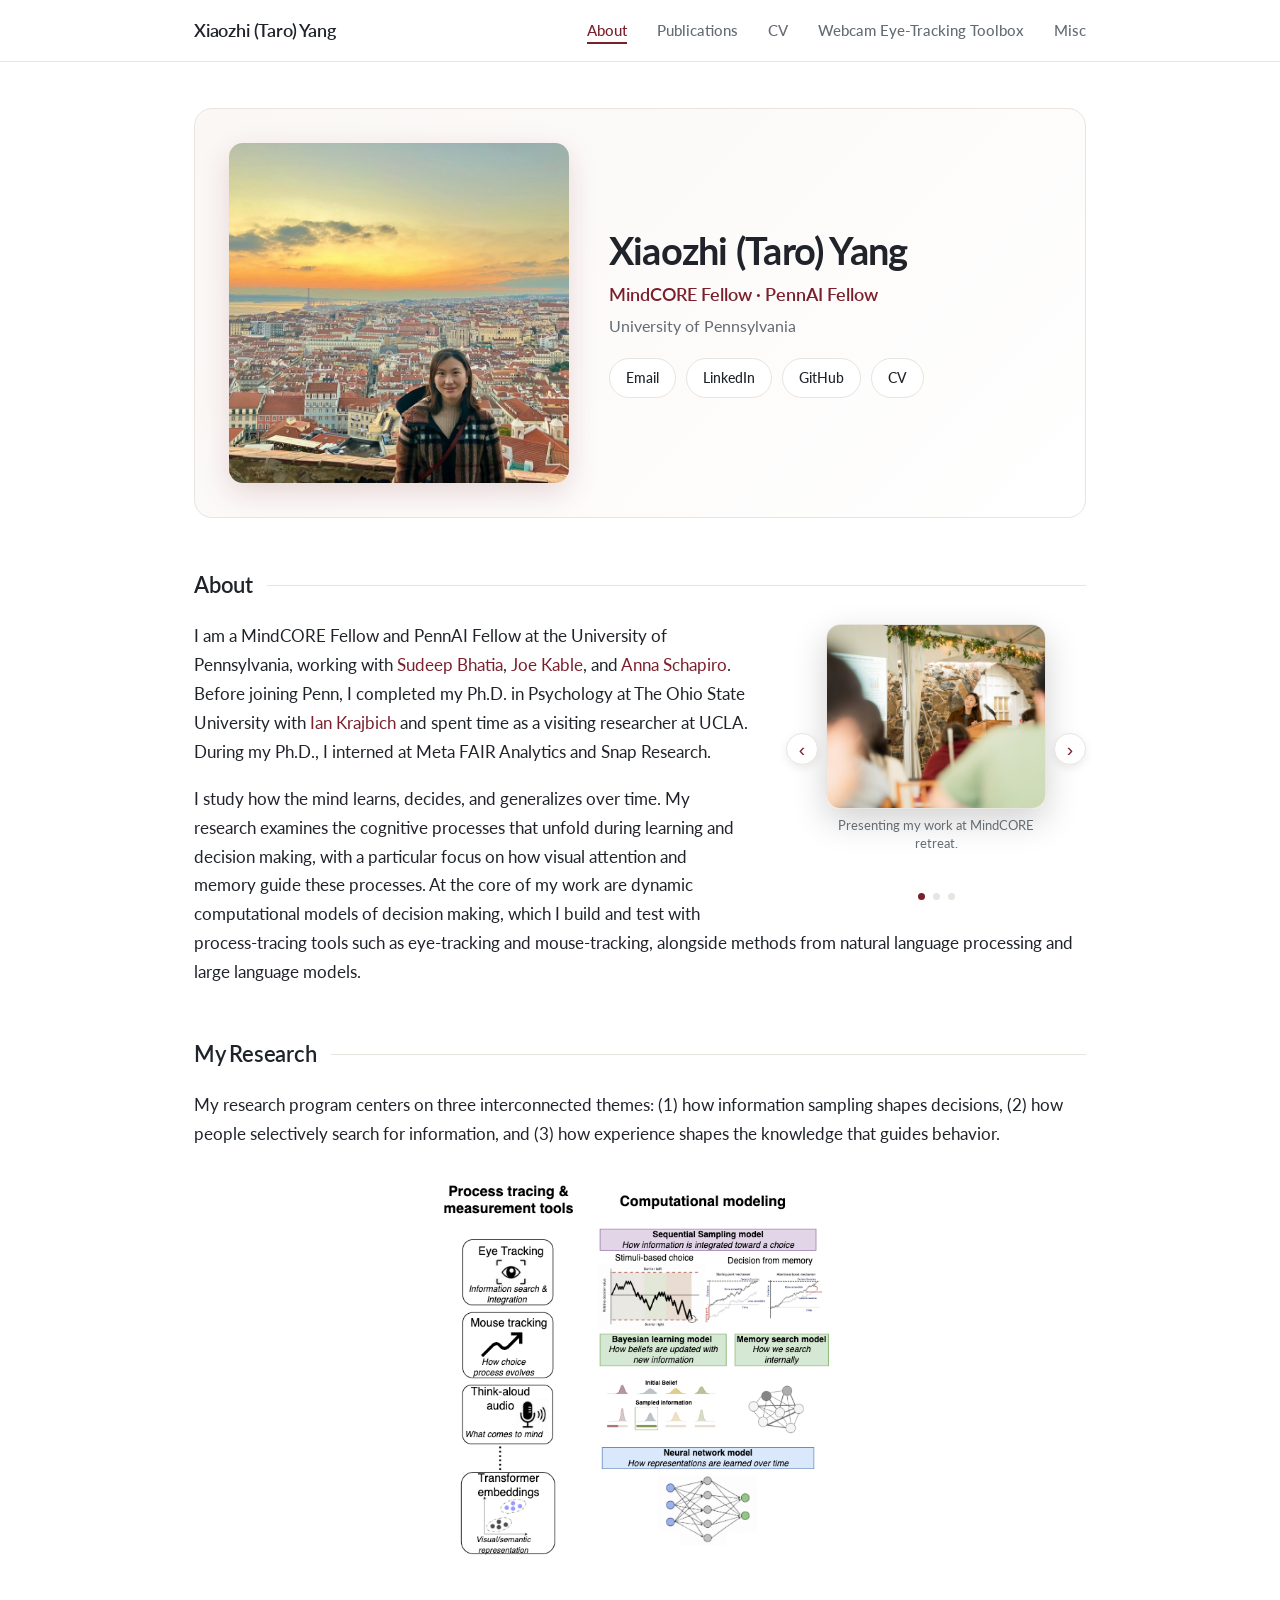
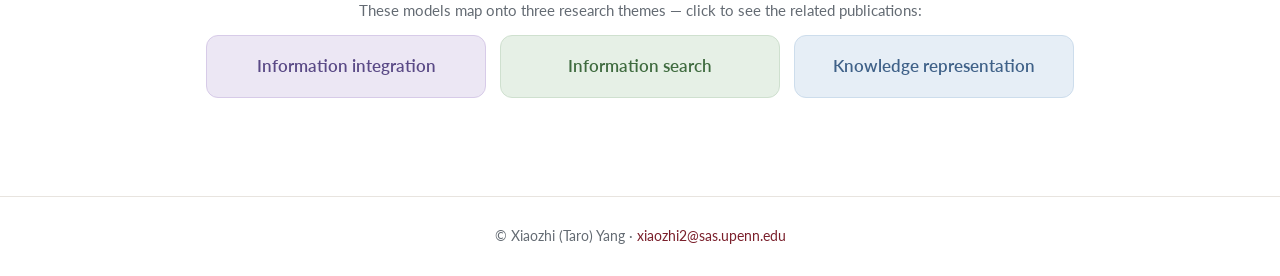
<file: index.html>
<!DOCTYPE html>
<html lang="en">
<head>
  <meta charset="UTF-8">
  <meta name="viewport" content="width=device-width, initial-scale=1.0">
  <meta name="google-site-verification" content="WmzAeS_1Eh-zWNe00OGtVOiaU6FFcWKu2dzI7rcczgk" />
  <meta name="description" content="Xiaozhi (Taro) Yang — MindCORE postdoctoral fellow at the University of Pennsylvania. Research on judgment and decision making and cognitive computational modeling.">
  <title>Xiaozhi (Taro) Yang</title>
  <link rel="canonical" href="https://xiaozhi2.github.io/">
  <link rel="icon" href="images/favicon.png">
  <link rel="stylesheet" href="assets/css/site.css">
  <!-- Google Analytics (GA4) -->
  <script async src="https://www.googletagmanager.com/gtag/js?id=G-GN7K3XEPLT"></script>
  <script>
    window.dataLayer = window.dataLayer || [];
    function gtag(){dataLayer.push(arguments);}
    gtag('js', new Date());
    gtag('config', 'G-GN7K3XEPLT');
  </script>
</head>
<body>
  <header class="site">
    <div class="nav-inner">
      <a class="brand" href="index.html">Xiaozhi (Taro) Yang</a>
      <nav class="menu">
        <a href="index.html" class="active">About</a>
        <a href="publications.html">Publications</a>
        <a href="cv.html">CV</a>
        <a href="toolbox.html">Webcam Eye-Tracking Toolbox</a>
        <a href="misc.html">Misc</a>
      </nav>
    </div>
  </header>

  <main>
    <section class="hero">
      <img src="images/xiaozhi.jpeg" alt="Xiaozhi Yang">
      <div>
        <h1>Xiaozhi (Taro) Yang</h1>
        <p class="role">MindCORE Fellow · PennAI Fellow</p>
        <p class="where">University of Pennsylvania</p>
        <p class="links">
          <a href="mailto:xiaozhi2@sas.upenn.edu">Email</a>
          <a href="https://www.linkedin.com/in/xiaozhi-yang-192023214/" target="_blank" rel="noopener">LinkedIn</a>
          <a href="https://github.com/xiaozhi2" target="_blank" rel="noopener">GitHub</a>
          <a href="cv.html">CV</a>
        </p>
      </div>
    </section>

    <h2 class="section">About</h2>
    <div class="album album-small album-float" id="album">
      <button class="album-nav prev" aria-label="Previous photo">&#8249;</button>
      <div class="album-stage">
        <figure class="album-slide is-active">
          <img src="images/retreat-talk.jpg" alt="Presenting my work on gaze and choice">
          <figcaption>Presenting my work at MindCORE retreat.</figcaption>
        </figure>
        <figure class="album-slide">
          <img src="images/retreat-group.jpg" alt="With MindCORE colleagues">
          <figcaption>"Committee meeting" at MindCORE retreat.</figcaption>
        </figure>
        <figure class="album-slide">
          <img src="images/retreat-sne.jpg" alt="Penn student presenting at SNE">
          <figcaption>Penn's student presented her work at SNE.</figcaption>
        </figure>
      </div>
      <button class="album-nav next" aria-label="Next photo">&#8250;</button>
      <div class="album-dots"></div>
    </div>
    <p class="about-text">
      I am a MindCORE Fellow and PennAI Fellow at the University of Pennsylvania, working with
      <a href="https://web.sas.upenn.edu/cbs-lab/" target="_blank" rel="noopener">Sudeep Bhatia</a>,
      <a href="https://www.kablelab.com/" target="_blank" rel="noopener">Joe Kable</a>, and
      <a href="https://schapirolab.org/" target="_blank" rel="noopener">Anna Schapiro</a>. Before joining Penn,
      I completed my Ph.D. in Psychology at The Ohio State University with
      <a href="https://krajbichlab.psych.ucla.edu/people/" target="_blank" rel="noopener">Ian Krajbich</a> and
      spent time as a visiting researcher at UCLA. During my Ph.D., I interned at Meta FAIR Analytics and
      Snap Research.
    </p>
    <p class="about-text">
      I study how the mind learns, decides, and generalizes over time. My research examines the
      cognitive processes that unfold during learning and decision making, with a particular focus
      on how visual attention and memory guide these processes. At the core of my work are dynamic
      computational models of decision making, which I build and test with process-tracing tools such as
      eye-tracking and mouse-tracking, alongside methods from natural language processing and large
      language models.
    </p>

    <h2 class="section">My Research</h2>
    <p>My research program centers on three interconnected themes: (1) how information sampling shapes
      decisions, (2) how people selectively search for information, and (3) how experience shapes the knowledge
      that guides behavior.</p>

    <img class="program-img" src="images/rea-program.png" alt="Research program: process-tracing and measurement tools feed computational models.">

    <p class="prog-cta">These models map onto three research themes — click to see the related publications:</p>
    <div class="prog-links">
      <a class="prog-theme t-int" href="publications.html#information-integration">Information integration</a>
      <a class="prog-theme t-search" href="publications.html#information-search">Information search</a>
      <a class="prog-theme t-rep" href="publications.html#knowledge-representation">Knowledge representation</a>
    </div>

  </main>

  <script>
    (function () {
      var album = document.getElementById('album');
      if (!album) return;
      var slides = Array.prototype.slice.call(album.querySelectorAll('.album-slide'));
      var dotsWrap = album.querySelector('.album-dots');
      var i = 0;
      slides.forEach(function (s, n) {
        var d = document.createElement('button');
        d.className = 'album-dot' + (n === 0 ? ' is-active' : '');
        d.addEventListener('click', function () { go(n); });
        dotsWrap.appendChild(d);
      });
      var dots = Array.prototype.slice.call(dotsWrap.children);
      function go(n) {
        if (n === i) return;
        var dir = n > i ? 'flip-next' : 'flip-prev';
        slides[i].classList.remove('is-active');
        slides[i].classList.add(dir === 'flip-next' ? 'flip-out-left' : 'flip-out-right');
        var prev = i;
        i = (n + slides.length) % slides.length;
        slides[i].classList.add('is-active');
        dots[prev].classList.remove('is-active');
        dots[i].classList.add('is-active');
        setTimeout(function () {
          slides[prev].classList.remove('flip-out-left', 'flip-out-right');
        }, 450);
      }
      album.querySelector('.prev').addEventListener('click', function () { go(i - 1); });
      album.querySelector('.next').addEventListener('click', function () { go(i + 1); });
    })();
  </script>

  <footer class="site">
    © Xiaozhi (Taro) Yang · <a href="mailto:xiaozhi2@sas.upenn.edu">xiaozhi2@sas.upenn.edu</a>
  </footer>
</body>
</html>
</file>
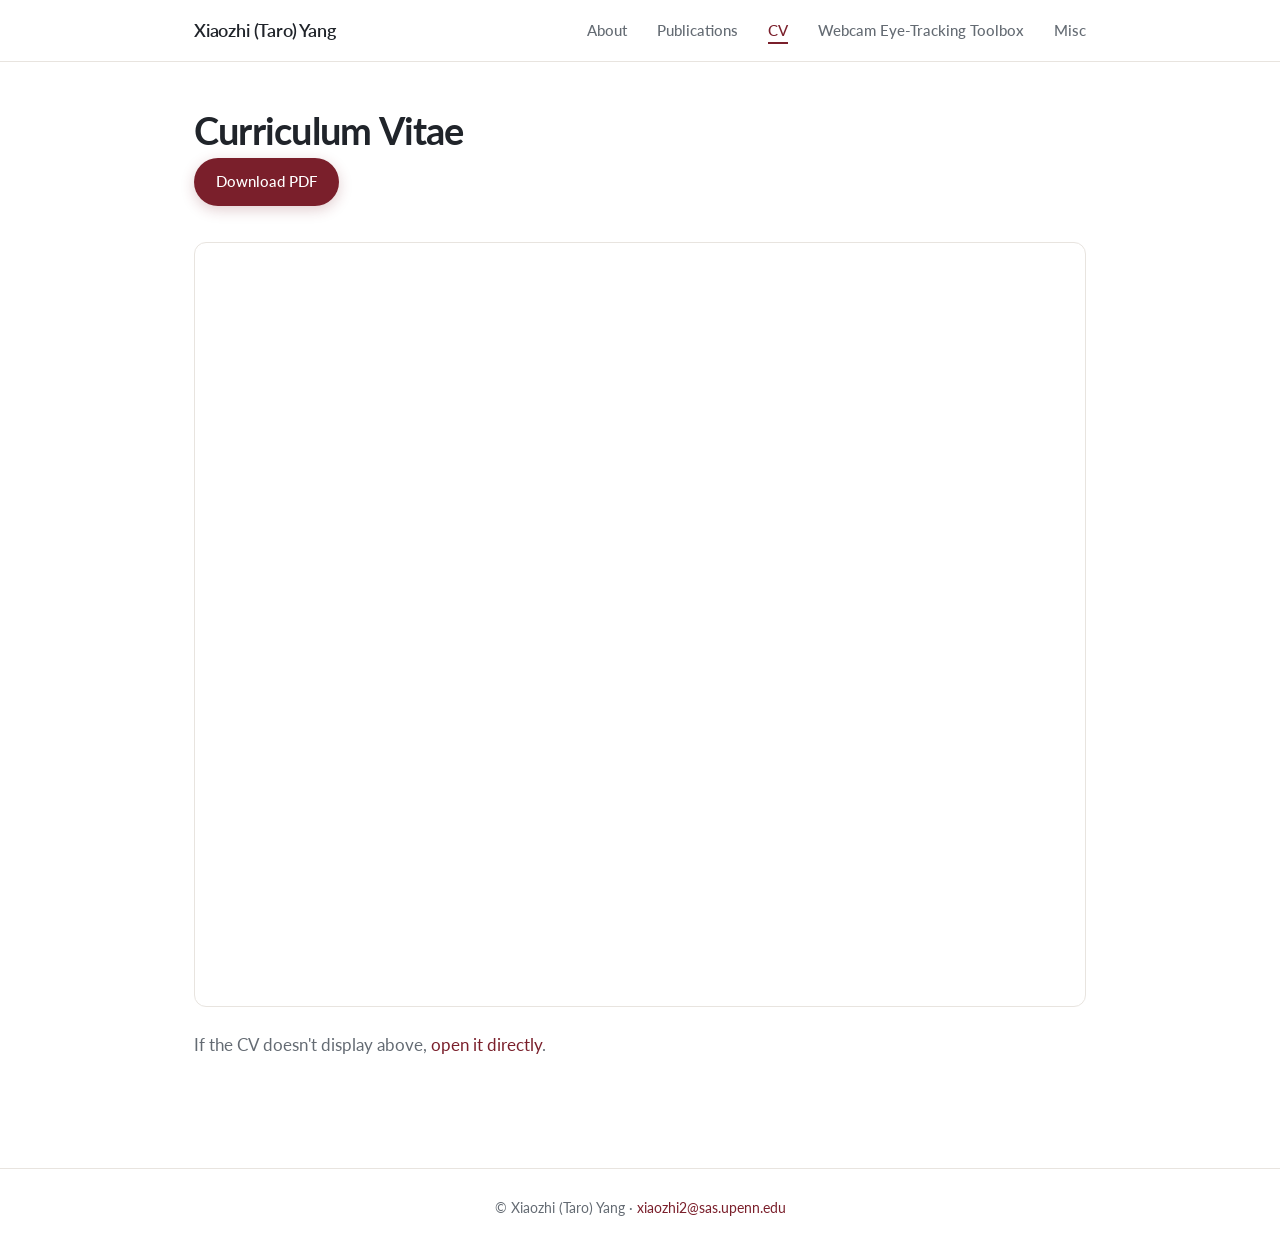
<file: cv.html>
<!DOCTYPE html>
<html lang="en">
<head>
  <meta charset="UTF-8">
  <meta name="viewport" content="width=device-width, initial-scale=1.0">
  <meta name="description" content="Curriculum vitae — Xiaozhi (Taro) Yang.">
  <title>CV · Xiaozhi Yang</title>
  <link rel="icon" href="images/favicon.png">
  <link rel="stylesheet" href="assets/css/site.css">
  <!-- Google Analytics (GA4) -->
  <script async src="https://www.googletagmanager.com/gtag/js?id=G-GN7K3XEPLT"></script>
  <script>
    window.dataLayer = window.dataLayer || [];
    function gtag(){dataLayer.push(arguments);}
    gtag('js', new Date());
    gtag('config', 'G-GN7K3XEPLT');
  </script>
</head>
<body>
  <header class="site">
    <div class="nav-inner">
      <a class="brand" href="index.html">Xiaozhi (Taro) Yang</a>
      <nav class="menu">
        <a href="index.html">About</a>
        <a href="publications.html">Publications</a>
        <a href="cv.html" class="active">CV</a>
        <a href="toolbox.html">Webcam Eye-Tracking Toolbox</a>
        <a href="misc.html">Misc</a>
      </nav>
    </div>
  </header>

  <main>
    <h1>Curriculum Vitae</h1>
    <p><a class="btn" href="documents/XZ_CV.pdf" download>Download PDF</a></p>
    <iframe class="cv-frame" src="documents/XZ_CV.pdf" title="Xiaozhi Yang CV"></iframe>
    <p class="lead" style="margin-top:14px">
      If the CV doesn't display above, <a href="documents/XZ_CV.pdf">open it directly</a>.
    </p>
  </main>

  <footer class="site">
    © Xiaozhi (Taro) Yang · <a href="mailto:xiaozhi2@sas.upenn.edu">xiaozhi2@sas.upenn.edu</a>
  </footer>
</body>
</html>
</file>
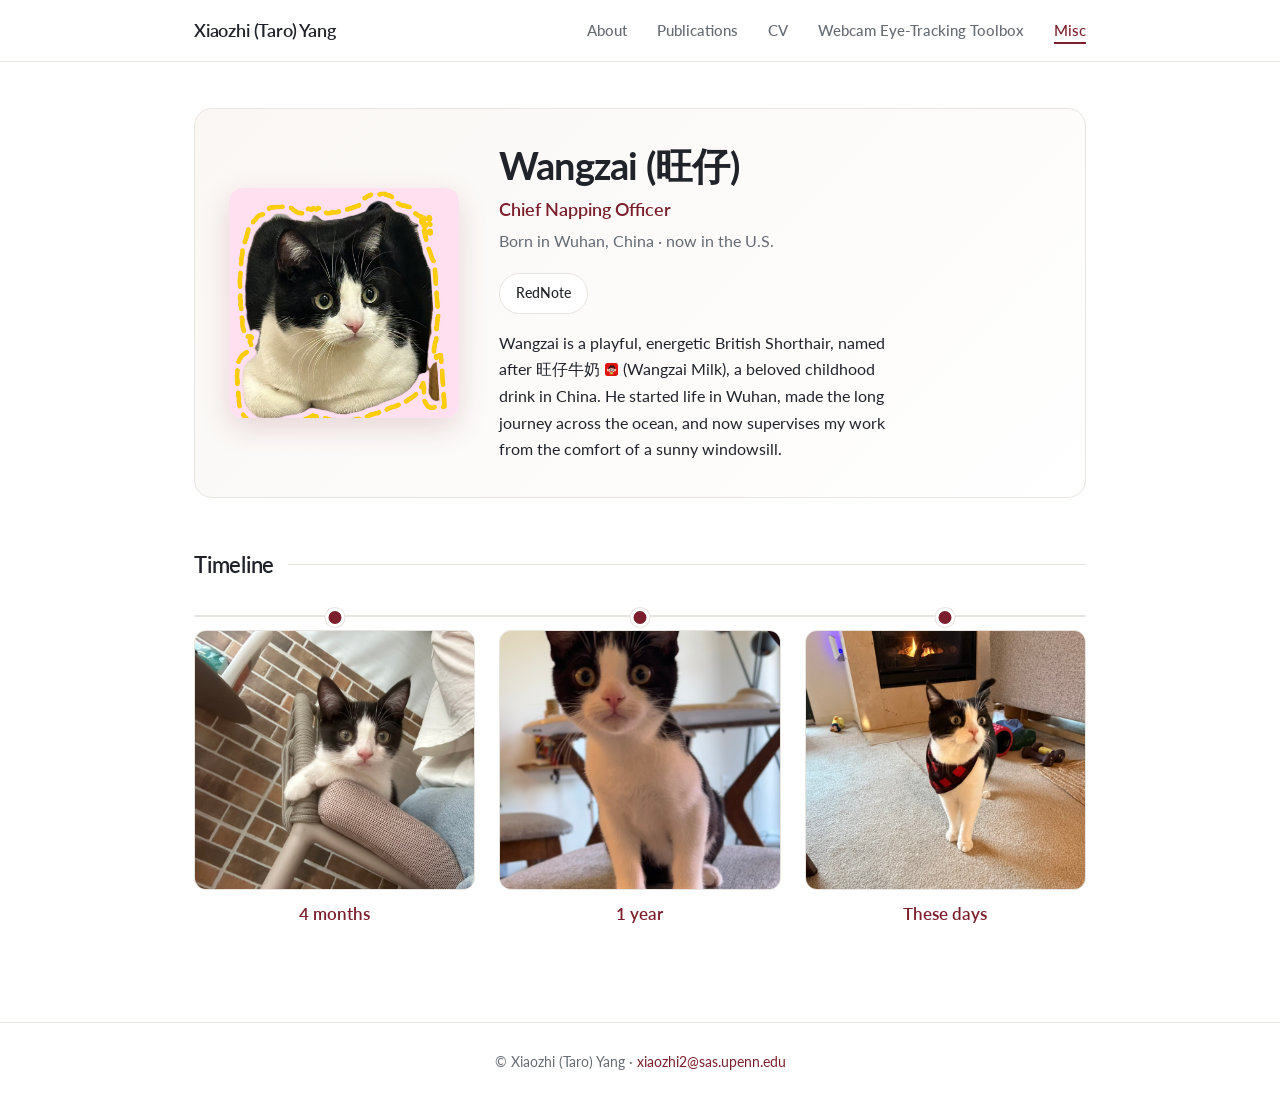
<file: misc.html>
<!DOCTYPE html>
<html lang="en">
<head>
  <meta charset="UTF-8">
  <meta name="viewport" content="width=device-width, initial-scale=1.0">
  <meta name="description" content="Talks, awards, teaching, and service — Xiaozhi (Taro) Yang.">
  <title>Misc · Xiaozhi Yang</title>
  <link rel="icon" href="images/favicon.png">
  <link rel="stylesheet" href="assets/css/site.css">
  <!-- Google Analytics (GA4) -->
  <script async src="https://www.googletagmanager.com/gtag/js?id=G-GN7K3XEPLT"></script>
  <script>
    window.dataLayer = window.dataLayer || [];
    function gtag(){dataLayer.push(arguments);}
    gtag('js', new Date());
    gtag('config', 'G-GN7K3XEPLT');
  </script>
</head>
<body>
  <header class="site">
    <div class="nav-inner">
      <a class="brand" href="index.html">Xiaozhi (Taro) Yang</a>
      <nav class="menu">
        <a href="index.html">About</a>
        <a href="publications.html">Publications</a>
        <a href="cv.html">CV</a>
        <a href="toolbox.html">Webcam Eye-Tracking Toolbox</a>
        <a href="misc.html" class="active">Misc</a>
      </nav>
    </div>
  </header>

  <main>
    <section class="hero">
      <img class="cat-portrait" src="images/cat/0.jpeg" alt="Wangzai the cat">
      <div>
        <h1>Wangzai (旺仔)</h1>
        <p class="role">Chief Napping Officer</p>
        <p class="where">Born in Wuhan, China · now in the U.S.</p>
        <p class="links">
          <a href="https://xhslink.com/m/4dNA2FI7mjg" target="_blank" rel="noopener">RedNote</a>
        </p>
        <p class="cat-about">
          Wangzai is a playful, energetic British Shorthair, named after 旺仔牛奶
          <img class="inline-icon" src="images/wangzai-logo.svg" alt="Wangzai Milk logo"> (Wangzai Milk),
          a beloved childhood drink in China. He started life in Wuhan, made the long journey across the
          ocean, and now supervises my work from the comfort of a sunny windowsill.
        </p>
      </div>
    </section>

    <h2 class="section">Timeline</h2>
    <div class="cat-timeline">
      <div class="cat-entry">
        <div class="cat-photo"><img src="images/cat/1.jpeg" alt="Wangzai at 4 months"></div>
        <div class="cat-note">
          <div class="cat-age">4 months</div>
        </div>
      </div>
      <div class="cat-entry">
        <div class="cat-photo"><img class="face-top" src="images/cat/2.jpeg" alt="Wangzai at 1 year"></div>
        <div class="cat-note">
          <div class="cat-age">1 year</div>
        </div>
      </div>
      <div class="cat-entry">
        <div class="cat-photo"><img src="images/cat/3.jpeg" alt="Wangzai, cozy by the fire"></div>
        <div class="cat-note">
          <div class="cat-age">These days</div>
        </div>
      </div>
    </div>
  </main>

  <footer class="site">
    © Xiaozhi (Taro) Yang · <a href="mailto:xiaozhi2@sas.upenn.edu">xiaozhi2@sas.upenn.edu</a>
  </footer>
</body>
</html>
</file>
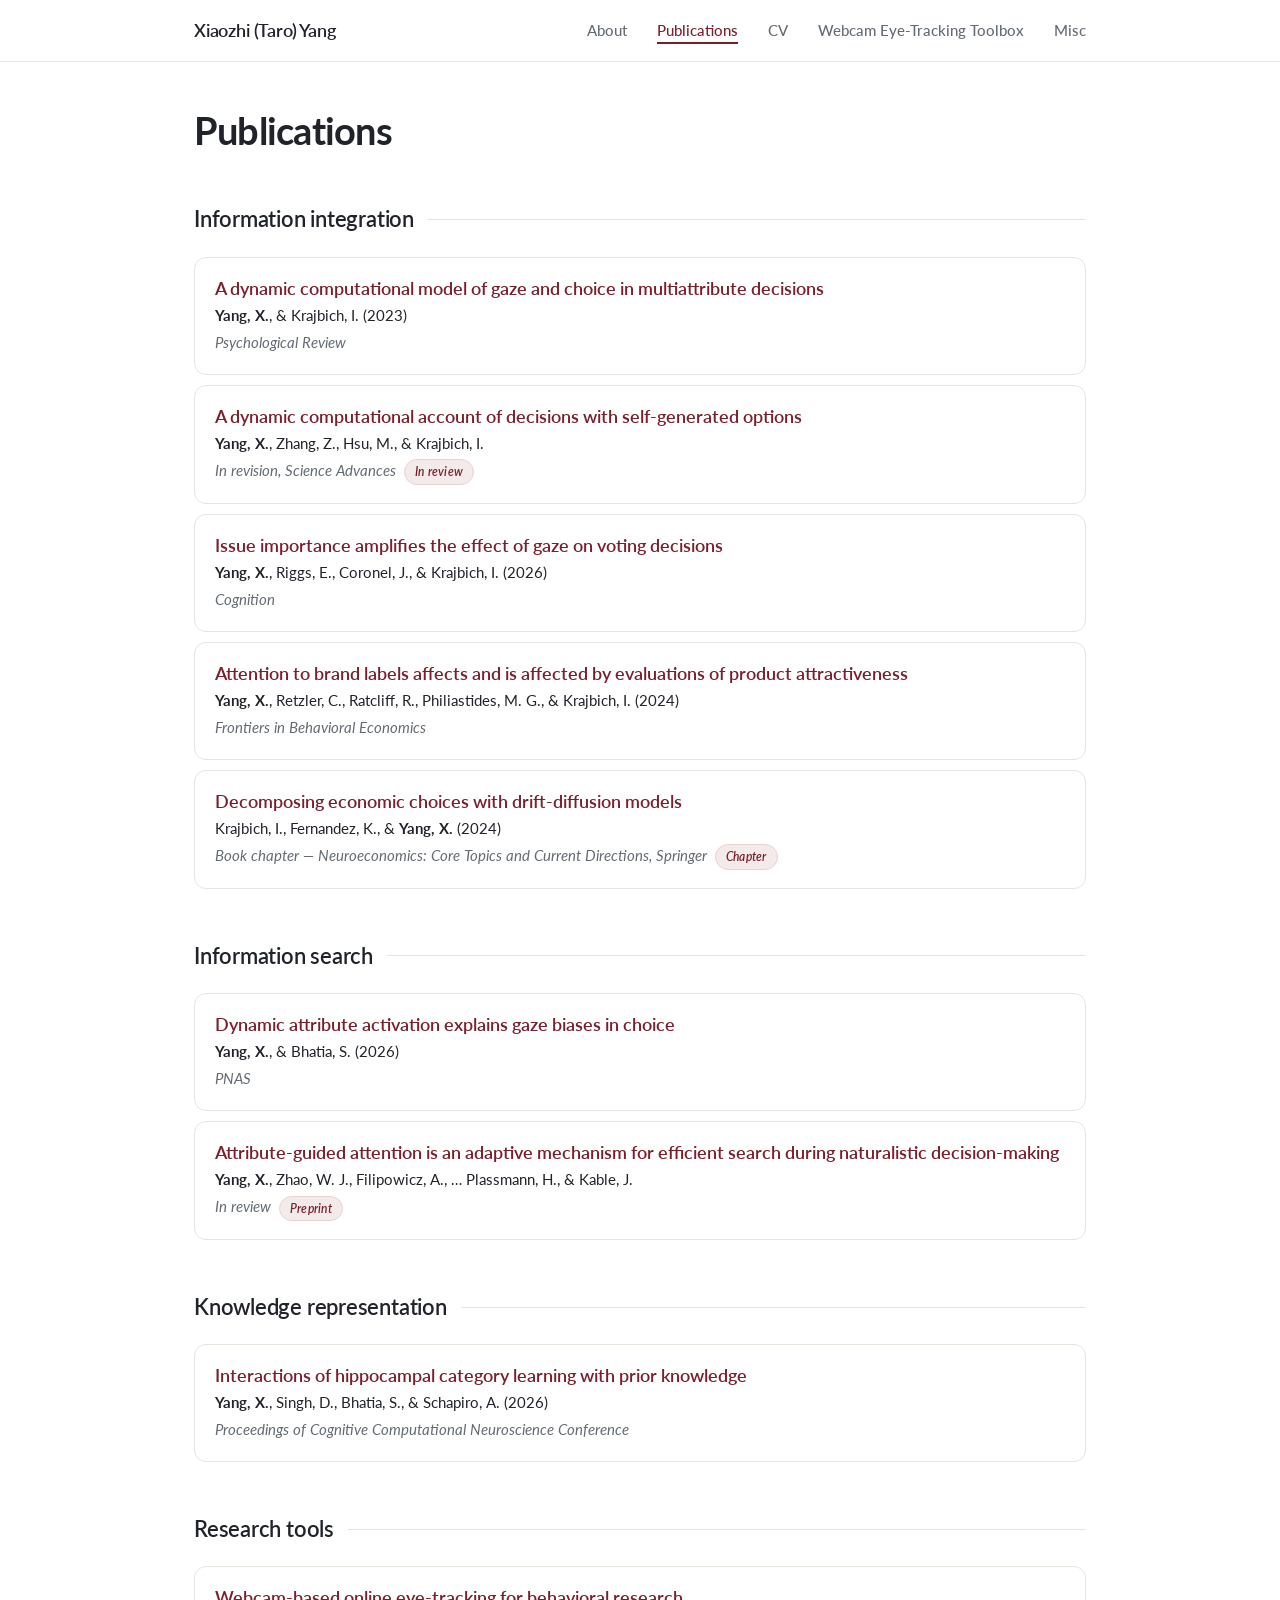
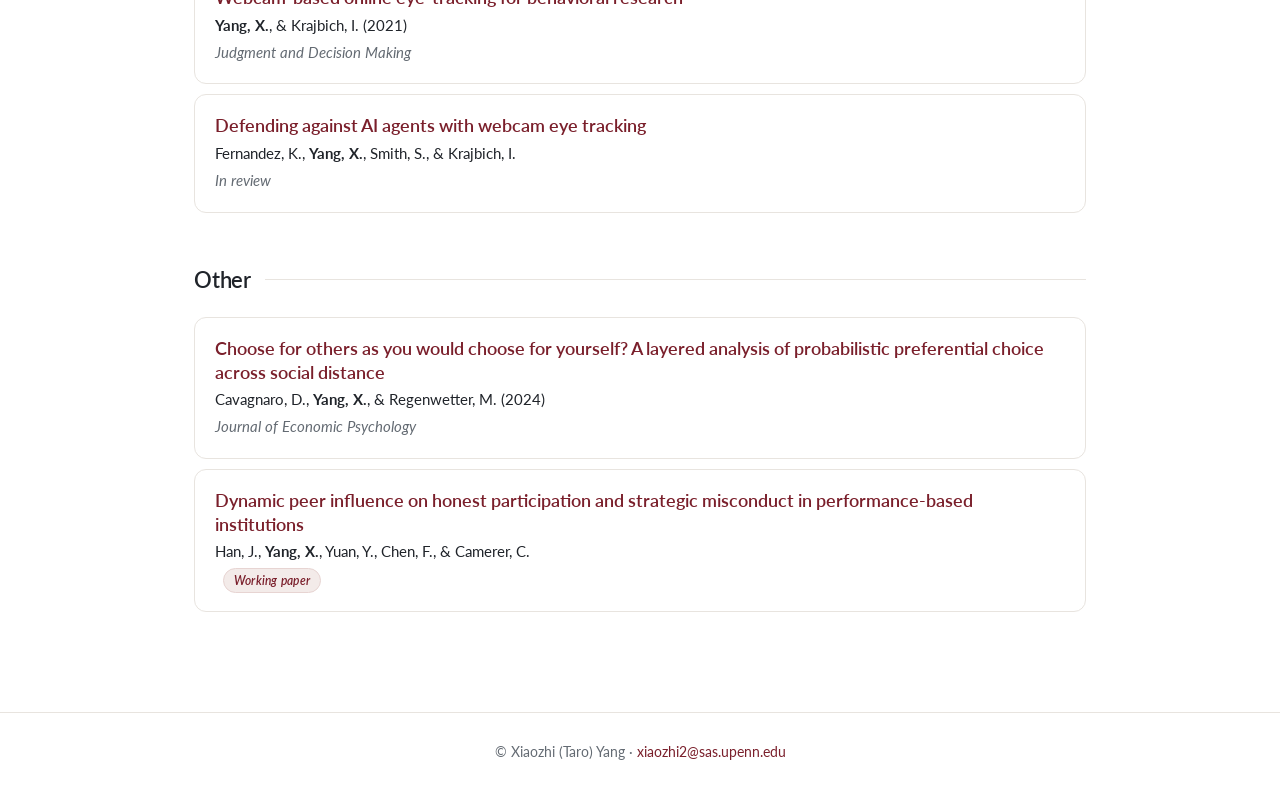
<file: publications.html>
<!DOCTYPE html>
<html lang="en">
<head>
  <meta charset="UTF-8">
  <meta name="viewport" content="width=device-width, initial-scale=1.0">
  <meta name="description" content="Publications and current projects — Xiaozhi (Taro) Yang.">
  <title>Publications · Xiaozhi Yang</title>
  <link rel="icon" href="images/favicon.png">
  <link rel="stylesheet" href="assets/css/site.css">
  <!-- Google Analytics (GA4) -->
  <script async src="https://www.googletagmanager.com/gtag/js?id=G-GN7K3XEPLT"></script>
  <script>
    window.dataLayer = window.dataLayer || [];
    function gtag(){dataLayer.push(arguments);}
    gtag('js', new Date());
    gtag('config', 'G-GN7K3XEPLT');
  </script>
</head>
<body>
  <header class="site">
    <div class="nav-inner">
      <a class="brand" href="index.html">Xiaozhi (Taro) Yang</a>
      <nav class="menu">
        <a href="index.html">About</a>
        <a href="publications.html" class="active">Publications</a>
        <a href="cv.html">CV</a>
        <a href="toolbox.html">Webcam Eye-Tracking Toolbox</a>
        <a href="misc.html">Misc</a>
      </nav>
    </div>
  </header>

  <main>
    <h1>Publications</h1>

    <h2 class="section" id="information-integration">Information integration</h2>

    <div class="pub">
      <div class="title"><a href="https://www.semanticscholar.org/paper/A-dynamic-computational-model-of-gaze-and-choice-in-Yang-Krajbich/69b44ac8e056d99599228cd4a89fdc37b4086b27" target="_blank" rel="noopener">A dynamic computational model of gaze and choice in multiattribute decisions</a></div>
      <div class="meta"><strong>Yang, X.</strong>, &amp; Krajbich, I. (2023)</div>
      <div class="venue"><em>Psychological Review</em></div>
    </div>

    <div class="pub">
      <div class="title"><a href="https://drive.google.com/file/d/1hkdBhTBoyHM8CiP5yfQjFALJbzlaC3hO/view" target="_blank" rel="noopener">A dynamic computational account of decisions with self-generated options</a></div>
      <div class="meta"><strong>Yang, X.</strong>, Zhang, Z., Hsu, M., &amp; Krajbich, I.</div>
      <div class="venue">In revision, <em>Science Advances</em><span class="tag">In review</span></div>
    </div>

    <div class="pub">
      <div class="title"><a href="https://pubmed.ncbi.nlm.nih.gov/41270596/" target="_blank" rel="noopener">Issue importance amplifies the effect of gaze on voting decisions</a></div>
      <div class="meta"><strong>Yang, X.</strong>, Riggs, E., Coronel, J., &amp; Krajbich, I. (2026)</div>
      <div class="venue"><em>Cognition</em></div>
    </div>

    <div class="pub">
      <div class="title"><a href="https://www.frontiersin.org/journals/behavioral-economics/articles/10.3389/frbhe.2023.1274815/full" target="_blank" rel="noopener">Attention to brand labels affects and is affected by evaluations of product attractiveness</a></div>
      <div class="meta"><strong>Yang, X.</strong>, Retzler, C., Ratcliff, R., Philiastides, M. G., &amp; Krajbich, I. (2024)</div>
      <div class="venue"><em>Frontiers in Behavioral Economics</em></div>
    </div>

    <div class="pub">
      <div class="title"><a href="https://link.springer.com/chapter/10.1007/978-3-032-02925-6_9" target="_blank" rel="noopener">Decomposing economic choices with drift-diffusion models</a></div>
      <div class="meta">Krajbich, I., Fernandez, K., &amp; <strong>Yang, X.</strong> (2024)</div>
      <div class="venue">Book chapter — <em>Neuroeconomics: Core Topics and Current Directions</em>, Springer<span class="tag">Chapter</span></div>
    </div>

    <h2 class="section" id="information-search">Information search</h2>

    <div class="pub">
      <div class="title"><a href="https://www.pnas.org/doi/10.1073/pnas.2603674123" target="_blank" rel="noopener">Dynamic attribute activation explains gaze biases in choice</a></div>
      <div class="meta"><strong>Yang, X.</strong>, &amp; Bhatia, S. (2026)</div>
      <div class="venue"><em>PNAS</em></div>
    </div>

    <div class="pub">
      <div class="title"><a href="https://osf.io/preprints/psyarxiv/5a86s_v4" target="_blank" rel="noopener">Attribute-guided attention is an adaptive mechanism for efficient search during naturalistic decision-making</a></div>
      <div class="meta"><strong>Yang, X.</strong>, Zhao, W. J., Filipowicz, A., … Plassmann, H., &amp; Kable, J.</div>
      <div class="venue">In review<span class="tag">Preprint</span></div>
    </div>

    <h2 class="section" id="knowledge-representation">Knowledge representation</h2>

    <div class="pub">
      <div class="title"><a href="https://openreview.net/forum?id=imOFCx7PW5" target="_blank" rel="noopener">Interactions of hippocampal category learning with prior knowledge</a></div>
      <div class="meta"><strong>Yang, X.</strong>, Singh, D., Bhatia, S., &amp; Schapiro, A. (2026)</div>
      <div class="venue"><em>Proceedings of Cognitive Computational Neuroscience Conference</em></div>
    </div>

    <h2 class="section">Research tools</h2>

    <div class="pub">
      <div class="title"><a href="https://www.cambridge.org/core/journals/judgment-and-decision-making/article/webcambased-online-eyetracking-for-behavioral-research/B726E77B68A76577F9BC6BB8F1EBC6E4" target="_blank" rel="noopener">Webcam-based online eye-tracking for behavioral research</a></div>
      <div class="meta"><strong>Yang, X.</strong>, &amp; Krajbich, I. (2021)</div>
      <div class="venue"><em>Judgment and Decision Making</em></div>
    </div>

    <div class="pub">
      <div class="title"><a href="https://osf.io/preprints/psyarxiv/ecrdw_v1" target="_blank" rel="noopener">Defending against AI agents with webcam eye tracking</a></div>
      <div class="meta">Fernandez, K., <strong>Yang, X.</strong>, Smith, S., &amp; Krajbich, I.</div>
      <div class="venue">In review</div>
    </div>

    <h2 class="section">Other</h2>

    <div class="pub">
      <div class="title"><a href="https://www.sciencedirect.com/science/article/pii/S016748702400062X" target="_blank" rel="noopener">Choose for others as you would choose for yourself? A layered analysis of probabilistic preferential choice across social distance</a></div>
      <div class="meta">Cavagnaro, D., <strong>Yang, X.</strong>, &amp; Regenwetter, M. (2024)</div>
      <div class="venue"><em>Journal of Economic Psychology</em></div>
    </div>

    <div class="pub">
      <div class="title"><a href="https://papers.ssrn.com/sol3/papers.cfm?abstract_id=7399898" target="_blank" rel="noopener">Dynamic peer influence on honest participation and strategic misconduct in performance-based institutions</a></div>
      <div class="meta">Han, J., <strong>Yang, X.</strong>, Yuan, Y., Chen, F., &amp; Camerer, C.</div>
      <div class="venue"><span class="tag">Working paper</span></div>
    </div>
  </main>

  <footer class="site">
    © Xiaozhi (Taro) Yang · <a href="mailto:xiaozhi2@sas.upenn.edu">xiaozhi2@sas.upenn.edu</a>
  </footer>
</body>
</html>
</file>
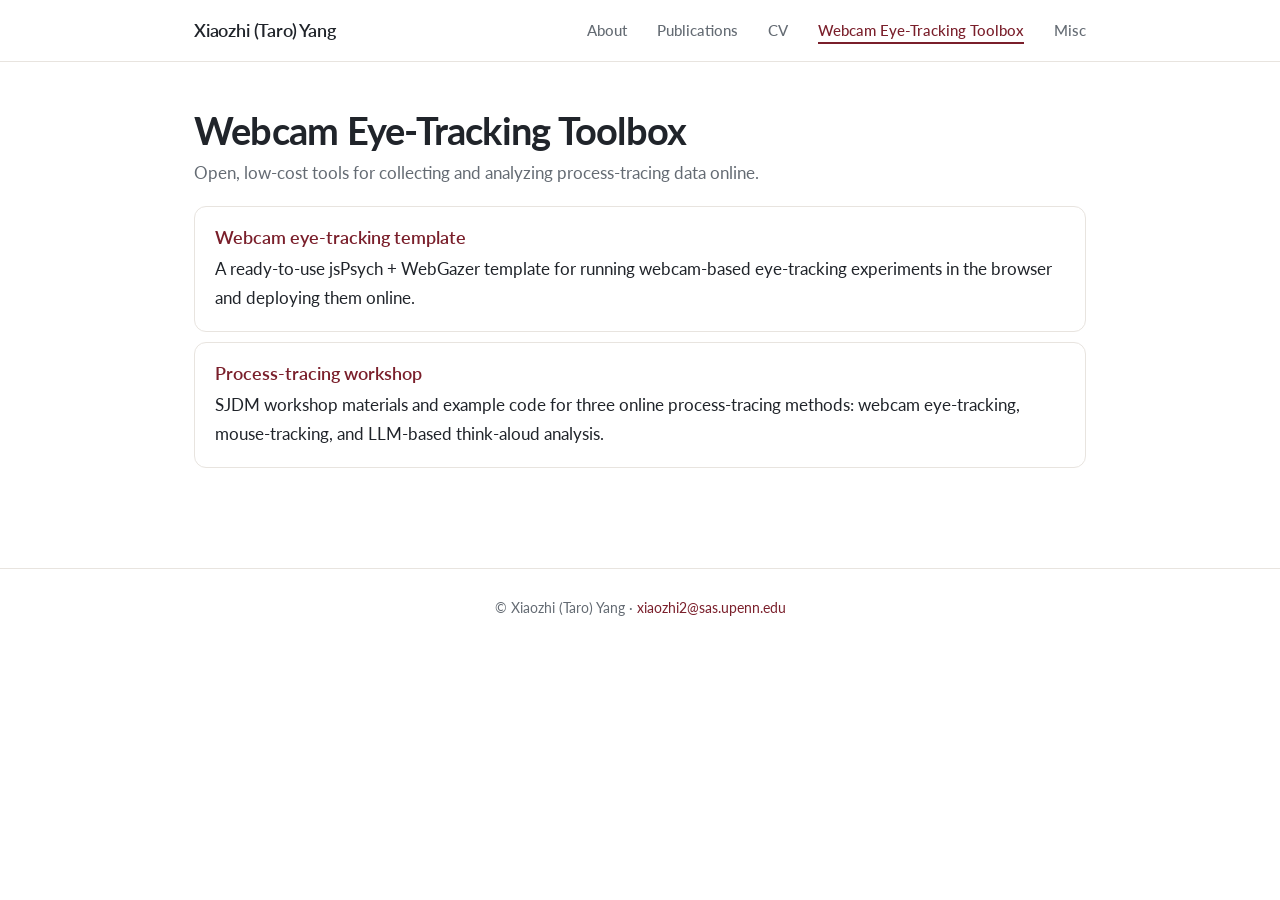
<file: toolbox.html>
<!DOCTYPE html>
<html lang="en">
<head>
  <meta charset="UTF-8">
  <meta name="viewport" content="width=device-width, initial-scale=1.0">
  <meta name="description" content="Webcam eye-tracking toolbox — a hands-on template for online eye-tracking experiments, plus process-tracing analysis resources. Xiaozhi (Taro) Yang.">
  <title>Webcam Eye-Tracking Toolbox · Xiaozhi Yang</title>
  <link rel="icon" href="images/favicon.png">
  <link rel="stylesheet" href="assets/css/site.css">
  <!-- Google Analytics (GA4) -->
  <script async src="https://www.googletagmanager.com/gtag/js?id=G-GN7K3XEPLT"></script>
  <script>
    window.dataLayer = window.dataLayer || [];
    function gtag(){dataLayer.push(arguments);}
    gtag('js', new Date());
    gtag('config', 'G-GN7K3XEPLT');
  </script>
</head>
<body>
  <header class="site">
    <div class="nav-inner">
      <a class="brand" href="index.html">Xiaozhi (Taro) Yang</a>
      <nav class="menu">
        <a href="index.html">About</a>
        <a href="publications.html">Publications</a>
        <a href="cv.html">CV</a>
        <a href="toolbox.html" class="active">Webcam Eye-Tracking Toolbox</a>
        <a href="misc.html">Misc</a>
      </nav>
    </div>
  </header>

  <main>
    <h1>Webcam Eye-Tracking Toolbox</h1>
    <p class="lead">Open, low-cost tools for collecting and analyzing process-tracing data online.</p>

    <div class="pub">
      <div class="title"><a href="https://github.com/xiaozhi2/webgazertutorial" target="_blank" rel="noopener">Webcam eye-tracking template</a></div>
      <p style="margin:6px 0 0">A ready-to-use jsPsych + WebGazer template for running webcam-based eye-tracking experiments in the browser and deploying them online.</p>
    </div>

    <div class="pub">
      <div class="title"><a href="https://github.com/krajbichlab/sjdm_process_tracing_workshop" target="_blank" rel="noopener">Process-tracing workshop</a></div>
      <p style="margin:6px 0 0">SJDM workshop materials and example code for three online process-tracing methods: webcam eye-tracking, mouse-tracking, and LLM-based think-aloud analysis.</p>
    </div>
  </main>

  <footer class="site">
    © Xiaozhi (Taro) Yang · <a href="mailto:xiaozhi2@sas.upenn.edu">xiaozhi2@sas.upenn.edu</a>
  </footer>
</body>
</html>
</file>
<file: assets/css/site.css>
/* Xiaozhi Yang — academic site */
@import url('https://fonts.googleapis.com/css2?family=Lato:ital,wght@0,400;0,700;0,900;1,400&display=swap');

:root{
  --accent:#7a1f2b;        /* penn maroon */
  --accent-light:#a23a48;
  --accent-soft:#f3ebe9;
  --ink:#20242a;
  --muted:#646b73;
  --line:#e8e4df;
  --bg:#ffffff;
  --bg-soft:#faf7f4;
  --max:940px;
  --serif:"Lato",-apple-system,BlinkMacSystemFont,"Segoe UI",sans-serif;
  --sans:"Lato",-apple-system,BlinkMacSystemFont,"Segoe UI",sans-serif;
}
*{box-sizing:border-box;}
html{scroll-behavior:smooth;}
body{
  margin:0;
  font-family:var(--serif);
  color:var(--ink);
  background:var(--bg);
  line-height:1.7;
  font-size:17px;
  -webkit-font-smoothing:antialiased;
}
a{color:var(--accent);text-decoration:none;transition:color .15s;}
a:hover{color:var(--accent-light);}

/* nav */
header.site{
  border-bottom:1px solid var(--line);
  background:rgba(255,255,255,.85);
  backdrop-filter:saturate(180%) blur(10px);
  position:sticky;top:0;z-index:20;
}
.nav-inner{
  max-width:var(--max);margin:0 auto;padding:15px 24px;
  display:flex;align-items:center;justify-content:space-between;flex-wrap:wrap;gap:10px;
}
.brand{font-family:var(--serif);font-weight:600;font-size:1.15rem;color:var(--ink);letter-spacing:-.01em;}
.brand:hover{color:var(--accent);}
nav.menu a{
  color:var(--muted);margin-left:26px;font-size:.93rem;font-weight:500;
  position:relative;padding-bottom:3px;
}
nav.menu a::after{
  content:"";position:absolute;left:0;bottom:-2px;width:0;height:2px;
  background:var(--accent);transition:width .2s;
}
nav.menu a:hover{color:var(--accent);}
nav.menu a:hover::after,nav.menu a.active::after{width:100%;}
nav.menu a.active{color:var(--accent);}

main{max-width:var(--max);margin:0 auto;padding:46px 24px 90px;}

h1{font-family:var(--serif);font-size:2.4rem;line-height:1.15;margin:0 0 6px;letter-spacing:-.02em;}
h2.section{
  font-family:var(--serif);font-weight:600;font-size:1.4rem;
  margin:48px 0 18px;color:var(--ink);letter-spacing:-.01em;
  display:flex;align-items:center;gap:14px;
}
h2.section::after{content:"";flex:1;height:1px;background:var(--line);}
h2.section[id]{scroll-margin-top:86px;}
.lead{color:var(--muted);font-size:1.08rem;}
p{margin:0 0 18px;}

/* hero */
.hero{
  display:flex;gap:40px;align-items:center;flex-wrap:wrap;
  background:linear-gradient(135deg,var(--bg-soft),#fff);
  border:1px solid var(--line);border-radius:18px;
  padding:34px;margin-bottom:8px;
}
.hero img{
  width:340px;height:340px;max-width:100%;object-fit:cover;border-radius:14px;flex-shrink:0;
  box-shadow:0 10px 30px rgba(122,31,43,.16);
}
.hero h1{margin-bottom:8px;}
.hero .role{color:var(--accent);font-weight:600;margin:0 0 2px;font-size:1.1rem;}
.hero .where{color:var(--muted);margin:0 0 18px;font-size:1.02rem;}
.links{display:flex;flex-wrap:wrap;gap:10px;margin:0;}
.links a{
  display:inline-flex;align-items:center;
  border:1px solid var(--line);border-radius:999px;
  padding:7px 16px;font-size:.9rem;font-weight:500;color:var(--ink);
  background:#fff;transition:all .15s;
}
.links a:hover{border-color:var(--accent);color:var(--accent);background:var(--accent-soft);}

/* publications */
.pub{
  padding:18px 20px;margin:10px 0;border:1px solid var(--line);border-radius:12px;
  background:#fff;transition:box-shadow .15s,border-color .15s,transform .15s;
}
.pub:hover{box-shadow:0 6px 22px rgba(0,0,0,.06);border-color:#dcd6cf;transform:translateY(-1px);}
.pub .title{font-family:var(--serif);font-weight:600;font-size:1.12rem;line-height:1.35;margin-bottom:3px;}
.pub .venue{color:var(--muted);font-style:italic;font-size:.95rem;}
.pub .meta{font-size:.92rem;color:var(--ink);margin-bottom:2px;}
.tag{
  display:inline-block;background:var(--accent-soft);border:1px solid #e7d4d2;
  color:var(--accent);font-size:.72rem;font-weight:600;letter-spacing:.02em;
  padding:2px 10px;border-radius:999px;margin-left:8px;vertical-align:middle;
}

/* two-col list (talks/awards) */
.entry{display:flex;justify-content:space-between;gap:20px;padding:11px 0;
  border-bottom:1px solid var(--line);}
.entry:last-child{border-bottom:none;}
.entry .what{color:var(--ink);}
.entry .when{color:var(--muted);white-space:nowrap;font-variant-numeric:tabular-nums;font-size:.95rem;}

.chips{display:flex;flex-wrap:wrap;gap:10px;}
.chips span{
  display:inline-block;background:var(--bg-soft);border:1px solid var(--line);
  padding:7px 15px;border-radius:999px;font-size:.9rem;color:var(--ink);
}

/* representative work */
p.program-lead{font-size:1.28rem;line-height:1.6;color:var(--ink);}

/* flip-through photo album */
.album{
  position:relative;margin-top:10px;display:flex;align-items:center;
  justify-content:center;gap:10px;
}
.album-stage{
  position:relative;flex:1;max-width:620px;height:420px;
  perspective:1600px;
}
.album-slide{
  position:absolute;inset:0;margin:0;opacity:0;pointer-events:none;
  transform:rotateY(-12deg);transform-origin:left center;
  transition:opacity .45s ease,transform .45s ease;
  display:flex;flex-direction:column;
}
.album-slide.is-active{opacity:1;pointer-events:auto;transform:rotateY(0);z-index:2;}
.album-slide.flip-out-left{opacity:0;transform:rotateY(-80deg);z-index:1;}
.album-slide.flip-out-right{opacity:0;transform:rotateY(80deg);transform-origin:right center;z-index:1;}
.album-slide img{
  width:100%;height:100%;object-fit:cover;border-radius:14px;
  border:1px solid var(--line);box-shadow:0 12px 34px rgba(0,0,0,.18);
}
.album-slide figcaption{
  margin-top:10px;font-size:.9rem;color:var(--muted);text-align:center;
}
.album-nav{
  flex-shrink:0;width:42px;height:42px;border-radius:50%;
  border:1px solid var(--line);background:#fff;color:var(--accent);
  font-size:1.5rem;line-height:1;cursor:pointer;z-index:5;
  box-shadow:0 3px 10px rgba(0,0,0,.08);transition:all .15s;
}
.album-nav:hover{background:var(--accent-soft);border-color:var(--accent);transform:translateY(-1px);}
.album-dots{
  position:absolute;bottom:-26px;left:0;right:0;display:flex;gap:8px;justify-content:center;
}
.album-dot{
  width:9px;height:9px;border-radius:50%;border:none;padding:0;cursor:pointer;
  background:var(--line);transition:background .15s;
}
.album-dot.is-active{background:var(--accent);}
@media(max-width:640px){
  .album-stage{height:300px;}
}

/* compact album */
.album-small{margin:18px 0 44px;gap:8px;}
.album-small .album-stage{max-width:300px;height:250px;}
.album-small .album-slide img{height:185px;}
.album-small .album-nav{width:32px;height:32px;font-size:1.2rem;}
.album-small .album-slide figcaption{font-size:.8rem;margin-top:8px;line-height:1.35;}
.album-small .album-dots{bottom:-26px;}
.album-small .album-dot{width:7px;height:7px;}

.about-text{text-align:left;}

/* floated album — text wraps around it */
.album-float{float:right;clear:right;width:300px;margin:2px 0 30px 34px;}
@media(max-width:860px){
  .album-float{float:none;width:300px;margin:18px auto 40px;}
}

/* research program figure */
.program-img{
  display:block;width:100%;max-width:460px;height:auto;margin:8px auto 4px;
  border-radius:12px;
}

/* research program diagram */
.program{
  display:flex;align-items:stretch;gap:14px;margin:8px 0 8px;
}
.prog-col{flex:1;display:flex;flex-direction:column;gap:12px;}
.prog-themes{justify-content:center;}
.prog-head{
  font-family:var(--sans);font-size:.72rem;font-weight:600;text-transform:uppercase;
  letter-spacing:.08em;color:var(--muted);text-align:center;margin-bottom:2px;
}
.prog-card{
  background:#fff;border:1px solid var(--line);border-radius:12px;padding:12px 14px;
  box-shadow:0 2px 8px rgba(0,0,0,.04);
}
.prog-card b{display:block;font-family:var(--serif);font-size:1rem;line-height:1.25;}
.prog-card span{display:block;font-size:.82rem;color:var(--muted);margin-top:3px;line-height:1.35;}
.prog-card.m-int{border-left:4px solid #8e7cc3;}
.prog-card.m-learn,.prog-card.m-search{border-left:4px solid #7fae7f;}
.prog-card.m-rep{border-left:4px solid #7a9cc6;}
.prog-flow{
  display:flex;align-items:center;justify-content:center;
  color:var(--accent);font-size:1.5rem;font-weight:700;flex-shrink:0;
}
.prog-theme{
  border-radius:12px;padding:16px 14px;text-align:center;
  font-family:var(--serif);font-weight:600;font-size:1.06rem;border:1px solid var(--line);
}
.prog-theme.t-int{background:#ece7f4;border-color:#d7cbe8;color:#5a4a86;}
.prog-theme.t-search{background:#e6f0e6;border-color:#cfe0cf;color:#3f6b3f;}
.prog-theme.t-rep{background:#e6eef6;border-color:#cdddec;color:#3f6188;}

/* clickable theme buttons under the program figure */
.prog-cta{color:var(--muted);font-size:.96rem;text-align:center;margin:18px 0 12px;}
.prog-links{display:flex;gap:14px;justify-content:center;flex-wrap:wrap;margin-bottom:8px;}
.prog-links .prog-theme{
  flex:1;min-width:180px;max-width:280px;cursor:pointer;
  transition:transform .15s,box-shadow .15s;
}
.prog-links .prog-theme:hover{transform:translateY(-2px);box-shadow:0 8px 22px rgba(0,0,0,.10);}
@media(max-width:720px){
  .program{flex-direction:column;}
  .prog-flow{transform:rotate(90deg);font-size:1.3rem;padding:2px 0;}
}

/* news */
.news{list-style:none;margin:0;padding:0;}
.news li{
  display:flex;gap:16px;align-items:baseline;
  padding:12px 0;border-bottom:1px solid var(--line);
}
.news li:last-child{border-bottom:none;}
.news-date{
  flex-shrink:0;width:82px;font-family:var(--serif);font-size:.92rem;font-weight:600;
  color:var(--accent);
}
.news-body{font-size:.98rem;}

.rtheme{
  font-family:var(--serif);font-weight:600;font-size:1.18rem;color:var(--accent);
  margin:34px 0 2px;letter-spacing:-.01em;
}
.rtheme-lead{color:var(--muted);font-size:.98rem;margin:0 0 12px;}
.rwork{
  display:flex;gap:28px;align-items:center;
  padding:22px;margin:14px 0;border:1px solid var(--line);border-radius:14px;
  background:#fff;transition:box-shadow .15s,border-color .15s;
}
.rwork:hover{box-shadow:0 8px 26px rgba(0,0,0,.07);border-color:#dcd6cf;}
.rfig{
  width:220px;height:170px;flex-shrink:0;border-radius:10px;overflow:hidden;
  border:1px solid var(--line);background:var(--bg-soft);
}
.rfig img{width:100%;height:100%;object-fit:contain;display:block;background:#fff;}
.rfig-empty{
  position:relative;background:
    repeating-linear-gradient(45deg,var(--bg-soft),var(--bg-soft) 12px,#f4efe9 12px,#f4efe9 24px);
}
.rfig-empty::after{
  content:"Figure";position:absolute;inset:0;display:flex;align-items:center;justify-content:center;
  color:#b9b0a6;font-size:.85rem;letter-spacing:.05em;
}
.rwork .title{font-family:var(--serif);font-weight:600;font-size:1.18rem;line-height:1.3;margin-bottom:4px;}
.rwork .meta{color:var(--muted);font-size:.92rem;margin-bottom:8px;}
.rwork .summary{margin:0 0 10px;font-size:.98rem;}
.rwork .links{margin:0;}

@media(max-width:640px){
  .rwork{flex-direction:column;align-items:stretch;text-align:left;}
  .rfig{width:100%;height:180px;}
}

.hero img.cat-portrait{width:230px;height:230px;}
.hero .cat-about{margin:16px 0 0;font-size:.98rem;color:var(--ink);max-width:46ch;}

.inline-icon,
.hero img.inline-icon{
  width:0.85em;height:0.85em;vertical-align:-0.08em;border-radius:2px;margin:0 1px;
  box-shadow:none;flex-shrink:0;display:inline;
}

/* cat journal */
.cat-hero{margin:8px 0 4px;}
.cat-hero img{
  display:block;width:100%;max-width:420px;margin:0 auto;height:auto;border-radius:18px;
  border:1px solid var(--line);box-shadow:0 10px 30px rgba(0,0,0,.12);
}
.cat-timeline{
  position:relative;display:grid;grid-template-columns:repeat(3,1fr);gap:24px;
  margin-top:24px;padding-top:22px;
}
.cat-timeline::before{
  content:"";position:absolute;left:0;right:0;top:7px;height:2px;background:var(--line);
}
.cat-entry{
  position:relative;display:flex;flex-direction:column;align-items:center;text-align:center;
}
.cat-entry::before{
  content:"";position:absolute;top:-22px;left:50%;transform:translateX(-50%);
  width:13px;height:13px;border-radius:50%;background:var(--accent);
  border:3px solid #fff;box-shadow:0 0 0 1px var(--line);
}
.cat-photo{width:100%;}
.cat-photo img{
  display:block;width:100%;height:260px;object-fit:cover;object-position:center 30%;border-radius:12px;background:var(--bg-soft);
  border:1px solid var(--line);transition:transform .2s,box-shadow .2s;
}
.cat-photo img.contain{object-fit:contain;}
.cat-photo img.face-top{object-position:center top;}
.cat-photo img:hover{transform:translateY(-3px) rotate(-1deg);box-shadow:0 10px 26px rgba(0,0,0,.12);}
.cat-age{
  font-family:var(--serif);font-weight:600;font-size:1.05rem;color:var(--accent);margin:10px 0 4px;
}
.cat-note p{margin:0;font-size:.9rem;}
@media(max-width:640px){
  .cat-timeline{grid-template-columns:1fr;gap:28px;padding-top:0;}
  .cat-timeline::before{display:none;}
  .cat-entry::before{display:none;}
  .cat-photo img{height:200px;}
}

/* cv embed */
.cv-frame{width:100%;height:85vh;border:1px solid var(--line);border-radius:12px;}
.btn{display:inline-block;background:var(--accent);color:#fff;padding:11px 22px;
  border-radius:999px;font-size:.95rem;font-weight:500;margin-bottom:18px;
  box-shadow:0 4px 14px rgba(122,31,43,.22);transition:background .15s,transform .15s;}
.btn:hover{background:var(--accent-light);color:#fff;transform:translateY(-1px);}

footer.site{border-top:1px solid var(--line);color:var(--muted);font-size:.85rem;
  text-align:center;padding:28px;}

@media(max-width:640px){
  body{font-size:16px;}
  h1{font-size:1.95rem;}
  .hero{padding:24px;gap:24px;justify-content:center;text-align:center;}
  .hero img{width:220px;height:220px;}
  .links{justify-content:center;}
  nav.menu a{margin-left:16px;}
}
</file>
